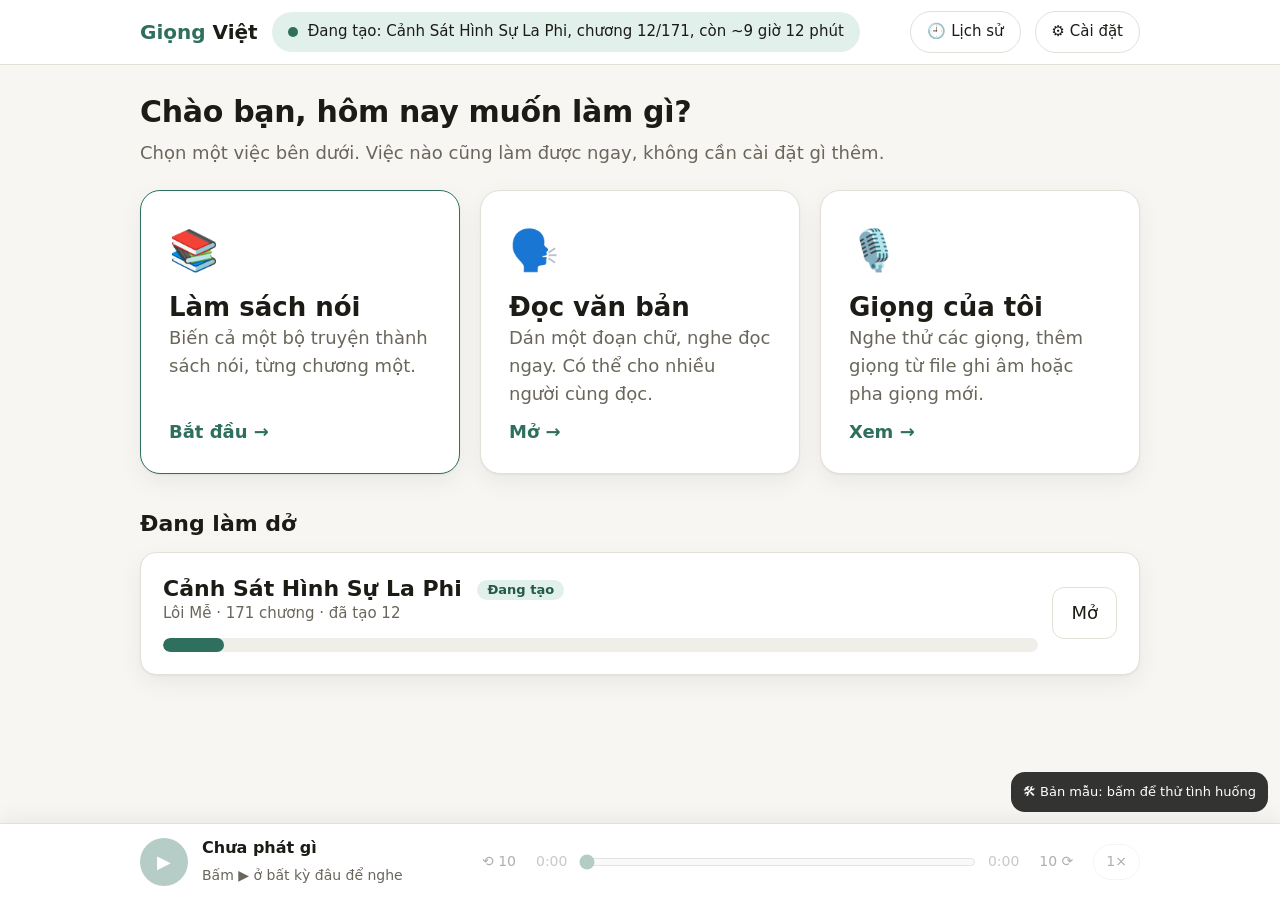
<file: docs/ux/prototype.html>
<!doctype html>
<html lang="vi">
<head>
<meta charset="utf-8" />
<meta name="viewport" content="width=device-width, initial-scale=1" />
<title>Giọng Việt — bản mẫu giao diện (UX-0)</title>
<style>
/* ───── design tokens: đổi bộ màu / cỡ chữ chỉ cần sửa khối này (UX-1 sẽ tách thành static/css/tokens.css) ───── */
:root {
  --bg: #f7f6f3; --surface: #ffffff; --surface-2: #f0eee9; --line: #e3e0d8;
  --text: #1d1b16; --muted: #6a665b;
  --accent: #2f6f5e; --accent-strong: #245a4c; --accent-soft: #e2f0ec; --on-accent: #ffffff;
  --ok: #2f7d4f; --warn: #a86a00; --warn-soft: #fff3d9; --err: #b3372f; --err-soft: #fde8e6;
  --radius: 16px; --radius-sm: 10px;
  --fs: 18px; --fs-sm: 15px; --fs-lg: 22px; --fs-xl: 30px;
  --gap: 20px; --topbar-h: 64px; --player-h: 76px;
  --shadow: 0 1px 2px rgba(0,0,0,.05), 0 8px 24px rgba(0,0,0,.06);
}
@media (prefers-color-scheme: dark) {
  :root {
    --bg: #14161a; --surface: #1d2025; --surface-2: #272b32; --line: #333842;
    --text: #eceae4; --muted: #a29e92;
    --accent: #58b79f; --accent-strong: #75cbb5; --accent-soft: #1f3a33; --on-accent: #0e1a16;
    --ok: #6cc58d; --warn: #e0b04d; --warn-soft: #3a2f14; --err: #ee7b73; --err-soft: #3b1f1d;
    --shadow: 0 1px 2px rgba(0,0,0,.4), 0 8px 24px rgba(0,0,0,.35);
  }
}
* { box-sizing: border-box; }
html { scroll-behavior: smooth; }
body { margin: 0; background: var(--bg); color: var(--text); font: var(--fs)/1.55 system-ui, -apple-system, "Segoe UI", Roboto, sans-serif;
  padding-bottom: calc(var(--player-h) + 24px); }
button, input, select, textarea { font: inherit; color: inherit; }
h1, h2, h3 { margin: 0; line-height: 1.25; }
h2 { font-size: var(--fs-xl); letter-spacing: -.01em; }
h3 { font-size: var(--fs-lg); }
p { margin: 0 0 12px; }
a { color: var(--accent); }
.muted { color: var(--muted); font-size: var(--fs-sm); }
.hidden { display: none !important; }

/* thanh trên cùng */
.topbar { position: sticky; top: 0; z-index: 20; background: var(--surface); border-bottom: 1px solid var(--line); }
.topbar-in { max-width: 1040px; margin: 0 auto; padding: 0 20px; min-height: var(--topbar-h); display: flex; align-items: center; gap: 14px; flex-wrap: wrap; }
.logo { font-weight: 700; font-size: 20px; cursor: pointer; background: none; border: 0; padding: 0; color: var(--text); }
.logo b { color: var(--accent); }
.spacer { flex: 1; }
.running { display: flex; align-items: center; gap: 10px; background: var(--accent-soft); color: var(--text); border: 0; border-radius: 999px;
  padding: 8px 16px; font-size: var(--fs-sm); cursor: pointer; max-width: 100%; text-align: left; }
.running .dot { width: 10px; height: 10px; border-radius: 50%; background: var(--accent); animation: pulse 1.4s infinite; flex: none; }
@keyframes pulse { 50% { opacity: .3; } }
.iconbtn { background: none; border: 1px solid var(--line); border-radius: 999px; padding: 8px 16px; font-size: var(--fs-sm); cursor: pointer; color: var(--text); }
.iconbtn:hover { background: var(--surface-2); }

.page { max-width: 1040px; margin: 0 auto; padding: 28px 20px 40px; }
.crumb { display: flex; align-items: center; gap: 8px; flex-wrap: wrap; color: var(--muted); font-size: var(--fs-sm); margin-bottom: 14px; }
.crumb a { color: var(--muted); text-decoration: none; cursor: pointer; }
.crumb a:hover { color: var(--accent); text-decoration: underline; }
.pagehead { margin-bottom: 8px; }
.lead { color: var(--muted); margin: 6px 0 24px; }

/* nút */
.btn { border: 1px solid var(--line); background: var(--surface); border-radius: 12px; padding: 11px 18px; cursor: pointer; font-weight: 500; }
.btn:hover { background: var(--surface-2); }
.btn.primary { background: var(--accent); border-color: var(--accent); color: var(--on-accent); font-weight: 600; padding: 14px 26px; font-size: 19px; }
.btn.primary:hover { background: var(--accent-strong); }
.btn.small { padding: 7px 12px; font-size: var(--fs-sm); border-radius: 10px; }
.btn.ghost { border-color: transparent; background: none; color: var(--accent); }
.btn.danger { color: var(--err); }
.btn:disabled { opacity: .5; cursor: not-allowed; }
.play { width: 40px; height: 40px; border-radius: 50%; border: 1px solid var(--line); background: var(--surface); cursor: pointer; flex: none; display: inline-grid; place-items: center; font-size: 14px; color: var(--accent); }
.play:hover { background: var(--accent-soft); }
.row { display: flex; gap: 12px; align-items: center; flex-wrap: wrap; }
.row.end { justify-content: flex-end; }
.stack > * + * { margin-top: var(--gap); }
.card { background: var(--surface); border: 1px solid var(--line); border-radius: var(--radius); padding: 22px; box-shadow: var(--shadow); }
.card.flat { box-shadow: none; }
label.field { display: block; font-weight: 600; margin: 0 0 6px; }
input[type=text], input[type=search], input[type=number], select, textarea {
  width: 100%; border: 1px solid var(--line); background: var(--surface); border-radius: 12px; padding: 12px 14px; }
textarea { resize: vertical; line-height: 1.6; }
input:focus-visible, select:focus-visible, textarea:focus-visible, button:focus-visible { outline: 3px solid var(--accent-soft); outline-offset: 1px; border-color: var(--accent); }
.hint { color: var(--muted); font-size: var(--fs-sm); margin-top: 6px; }
.chips { display: flex; gap: 8px; flex-wrap: wrap; }
.chip { border: 1px solid var(--line); background: var(--surface); border-radius: 999px; padding: 6px 14px; cursor: pointer; font-size: var(--fs-sm); }
.chip.on { background: var(--accent); border-color: var(--accent); color: var(--on-accent); }
.seg { display: inline-flex; border: 1px solid var(--line); border-radius: 12px; overflow: hidden; }
.seg button { border: 0; background: var(--surface); padding: 10px 18px; cursor: pointer; border-right: 1px solid var(--line); }
.seg button:last-child { border-right: 0; }
.seg button.on { background: var(--accent); color: var(--on-accent); font-weight: 600; }
.switch { display: inline-flex; align-items: center; gap: 12px; cursor: pointer; font-weight: 500; user-select: none; }
.switch input { appearance: none; width: 48px; height: 28px; border-radius: 999px; background: var(--line); position: relative; cursor: pointer; transition: .2s; flex: none; margin: 0; }
.switch input::after { content: ""; position: absolute; top: 3px; left: 3px; width: 22px; height: 22px; border-radius: 50%; background: #fff; transition: .2s; }
.switch input:checked { background: var(--accent); }
.switch input:checked::after { left: 23px; }
.check { display: flex; gap: 10px; align-items: flex-start; cursor: pointer; }
.check input { width: 20px; height: 20px; margin-top: 3px; accent-color: var(--accent); flex: none; }
details.adv { border-top: 1px dashed var(--line); margin-top: 22px; padding-top: 14px; }
details.adv > summary { cursor: pointer; color: var(--muted); font-size: var(--fs-sm); list-style: none; }
details.adv > summary::before { content: "▸ "; }
details.adv[open] > summary::before { content: "▾ "; }
details.adv > .adv-body { margin-top: 14px; }
.notice { border-radius: var(--radius-sm); padding: 12px 16px; margin: 10px 0; font-size: var(--fs-sm); }
.notice.warn { background: var(--warn-soft); }
.notice.err { background: var(--err-soft); }
.notice.ok { background: var(--accent-soft); }
.notice summary { cursor: pointer; margin-top: 6px; color: var(--muted); }
.bar { height: 14px; background: var(--surface-2); border-radius: 999px; overflow: hidden; }
.bar > i { display: block; height: 100%; background: var(--accent); border-radius: 999px; transition: width .4s; }
.bar.big { height: 22px; }

/* màn chính */
.bigcards { display: grid; grid-template-columns: repeat(3, 1fr); gap: var(--gap); }
.bigcard { text-align: left; background: var(--surface); border: 1px solid var(--line); border-radius: 20px; padding: 28px; cursor: pointer; box-shadow: var(--shadow);
  display: flex; flex-direction: column; gap: 10px; min-height: 220px; transition: .15s; }
.bigcard:hover { transform: translateY(-2px); border-color: var(--accent); }
.bigcard .emoji { font-size: 40px; }
.bigcard h3 { font-size: 26px; }
.bigcard p { color: var(--muted); margin: 0; }
.bigcard .go { margin-top: auto; color: var(--accent); font-weight: 600; }
.bigcard.main { border-color: var(--accent); }

/* thẻ truyện */
.booklist { display: grid; gap: var(--gap); }
.book { display: grid; grid-template-columns: 1fr auto; gap: 14px; align-items: center; cursor: pointer; }
.book:hover { border-color: var(--accent); }
.book h3 { font-size: 22px; }
.tag { display: inline-block; font-size: 13px; padding: 2px 10px; border-radius: 999px; background: var(--surface-2); color: var(--muted); margin-left: 8px; vertical-align: middle; }
.tag.run { background: var(--accent-soft); color: var(--accent-strong); }
.tag.ok { background: var(--accent-soft); color: var(--ok); }

/* trình hướng dẫn */
.steps { display: flex; gap: 8px; margin: 6px 0 26px; flex-wrap: wrap; }
.step { display: flex; align-items: center; gap: 10px; color: var(--muted); font-size: var(--fs-sm); }
.step .n { width: 30px; height: 30px; border-radius: 50%; border: 2px solid var(--line); display: grid; place-items: center; font-weight: 700; flex: none; }
.step.on { color: var(--text); font-weight: 600; }
.step.on .n { background: var(--accent); border-color: var(--accent); color: var(--on-accent); }
.step.done .n { background: var(--accent-soft); border-color: var(--accent); color: var(--accent); }
.step + .step::before { content: ""; width: 28px; height: 2px; background: var(--line); margin-right: 2px; }
.drop { border: 2px dashed var(--line); border-radius: 20px; padding: 52px 20px; text-align: center; cursor: pointer; background: var(--surface); }
.drop:hover, .drop.over { border-color: var(--accent); background: var(--accent-soft); }
.drop .big { font-size: 22px; font-weight: 600; margin-bottom: 6px; }
.filechip { display: flex; align-items: center; gap: 12px; border: 1px solid var(--line); border-radius: 12px; padding: 10px 14px; background: var(--surface); }
.chlist { border: 1px solid var(--line); border-radius: 14px; overflow: hidden; background: var(--surface); }
.chrow { display: flex; align-items: center; gap: 12px; padding: 12px 16px; border-top: 1px solid var(--line); }
.chrow:first-child { border-top: 0; }
.chrow .name { flex: 1; min-width: 0; }
.chrow .name b { font-weight: 600; }
.chrow .sub { color: var(--muted); font-size: var(--fs-sm); }
.chrow.skip { color: var(--muted); justify-content: center; background: var(--surface-2); font-size: var(--fs-sm); }
.fixpanel { border: 2px solid var(--accent-soft); border-radius: 16px; padding: 20px; margin-top: 18px; background: var(--surface); }
.fixpanel h3 { font-size: 20px; margin-bottom: 6px; }
.fixpanel section + section { margin-top: 22px; padding-top: 18px; border-top: 1px solid var(--line); }
.sample { font-family: ui-monospace, monospace; font-size: 15px; border: 1px solid var(--line); border-radius: 10px; padding: 8px 12px; background: var(--surface-2); cursor: pointer; display: block; width: 100%; text-align: left; margin-top: 6px; }
.sample.on { border-color: var(--accent); background: var(--accent-soft); }
.vgrid { display: grid; grid-template-columns: repeat(auto-fill, minmax(230px, 1fr)); gap: 14px; }
.voice { border: 2px solid var(--line); border-radius: 16px; padding: 16px; background: var(--surface); display: flex; flex-direction: column; gap: 8px; cursor: pointer; text-align: left; }
.voice.sel { border-color: var(--accent); background: var(--accent-soft); }
.voice .top { display: flex; align-items: center; gap: 10px; }
.voice .top b { flex: 1; font-size: 19px; }
.voice .meta { color: var(--muted); font-size: var(--fs-sm); }
.voice .acts { display: flex; gap: 8px; align-items: center; margin-top: 4px; flex-wrap: wrap; }
.fav { background: none; border: 0; font-size: 22px; cursor: pointer; color: var(--muted); padding: 0 4px; }
.fav.on { color: #d9534f; }
.stickyfoot { position: sticky; bottom: calc(var(--player-h) + 8px); background: var(--bg); padding: 14px 0; margin-top: 18px; display: flex; gap: 14px; align-items: center; flex-wrap: wrap; border-top: 1px solid var(--line); z-index: 5; }

/* trang truyện */
.dash { display: grid; gap: var(--gap); }
.dash .big { font-size: 44px; font-weight: 700; letter-spacing: -.02em; line-height: 1.1; }
.tabs { display: flex; gap: 4px; border-bottom: 2px solid var(--line); margin: 28px 0 18px; overflow-x: auto; }
.tabs button { background: none; border: 0; padding: 12px 20px; font-weight: 500; cursor: pointer; color: var(--muted); border-bottom: 3px solid transparent; margin-bottom: -2px; white-space: nowrap; }
.tabs button.on { color: var(--text); border-bottom-color: var(--accent); font-weight: 600; }
.menu { position: relative; display: inline-block; }
.menu > .pop { position: absolute; right: 0; top: calc(100% + 6px); background: var(--surface); border: 1px solid var(--line); border-radius: 14px; box-shadow: var(--shadow); min-width: 280px; z-index: 30; padding: 6px; }
.menu > .pop button { display: block; width: 100%; text-align: left; background: none; border: 0; padding: 12px 14px; border-radius: 10px; cursor: pointer; }
.menu > .pop button:hover { background: var(--surface-2); }
.menu > .pop small { display: block; color: var(--muted); font-size: 14px; }
.kv { display: grid; grid-template-columns: 1fr; gap: 14px; }
.two { display: grid; grid-template-columns: 1fr 1fr; gap: 16px; }
.nameline { display: grid; grid-template-columns: 1fr auto 1fr auto; gap: 10px; align-items: center; margin-bottom: 10px; }

/* đọc văn bản */
.reader { display: grid; gap: var(--gap); }
.reader textarea { min-height: 220px; font-size: 19px; }
.castrow { display: grid; grid-template-columns: 140px 1fr auto; gap: 10px; align-items: center; padding: 10px 0; border-top: 1px solid var(--line); }
.castrow:first-child { border-top: 0; }
.dline { display: grid; grid-template-columns: auto 1fr auto; gap: 12px; padding: 10px 0; border-top: 1px solid var(--line); align-items: center; }
.audiocard { display: flex; gap: 14px; align-items: center; flex-wrap: wrap; }

/* lịch sử + hộp thoại */
.drawer { position: fixed; top: 0; right: 0; bottom: 0; width: min(460px, 100%); background: var(--surface); border-left: 1px solid var(--line); z-index: 40; box-shadow: var(--shadow);
  display: flex; flex-direction: column; transform: translateX(105%); transition: .25s; }
.drawer.open { transform: none; }
.drawer header { padding: 18px 20px; border-bottom: 1px solid var(--line); display: flex; align-items: center; gap: 10px; }
.drawer .body { overflow: auto; padding: 8px 20px 90px; flex: 1; }
.hitem { padding: 14px 0; border-top: 1px solid var(--line); }
.hitem:first-child { border-top: 0; }
.hitem .txt { margin: 4px 0 10px; display: -webkit-box; -webkit-line-clamp: 2; -webkit-box-orient: vertical; overflow: hidden; }
.scrim { position: fixed; inset: 0; background: rgba(0,0,0,.35); z-index: 35; }
.modal { position: fixed; z-index: 50; left: 50%; top: 50%; transform: translate(-50%, -50%); width: min(560px, calc(100% - 24px)); max-height: calc(100% - 24px); overflow: auto;
  background: var(--surface); border-radius: 20px; padding: 26px; box-shadow: var(--shadow); border: 1px solid var(--line); }
.modal h3 { margin-bottom: 16px; }

/* trình phát dính đáy */
.player { position: fixed; left: 0; right: 0; bottom: 0; z-index: 25; background: var(--surface); border-top: 1px solid var(--line); box-shadow: 0 -4px 20px rgba(0,0,0,.06); }
.player-in { max-width: 1040px; margin: 0 auto; padding: 10px 20px; min-height: var(--player-h); display: flex; align-items: center; gap: 14px; }
.player .title { min-width: 0; flex: 0 1 260px; }
.player .title b { display: block; white-space: nowrap; overflow: hidden; text-overflow: ellipsis; font-size: 16px; }
.player .title span { color: var(--muted); font-size: 14px; }
.player .seek { flex: 1; display: flex; align-items: center; gap: 10px; min-width: 0; }
.player input[type=range] { flex: 1; accent-color: var(--accent); min-width: 60px; }
.player .time { font-variant-numeric: tabular-nums; color: var(--muted); font-size: 14px; white-space: nowrap; }
.player .pbtn { width: 48px; height: 48px; border-radius: 50%; border: 0; background: var(--accent); color: var(--on-accent); cursor: pointer; font-size: 18px; flex: none; }
.player .skip { background: none; border: 0; cursor: pointer; font-size: 14px; color: var(--text); padding: 6px; }
.player .spd { border: 1px solid var(--line); background: var(--surface); border-radius: 999px; padding: 6px 12px; cursor: pointer; font-size: 14px; }
.player.idle .seek, .player.idle .skip, .player.idle .spd, .player.idle .pbtn { opacity: .35; pointer-events: none; }

/* bảng điều khiển bản mẫu */
.demo { position: fixed; right: 12px; bottom: calc(var(--player-h) + 12px); z-index: 60; background: #222; color: #fff; border-radius: 14px; padding: 10px 12px; font-size: 13px; max-width: 270px; opacity: .92; }
.demo summary { cursor: pointer; list-style: none; }
.demo button { background: #444; color: #fff; border: 0; border-radius: 8px; padding: 6px 10px; margin: 6px 6px 0 0; cursor: pointer; font-size: 13px; }
.toast { position: fixed; left: 50%; transform: translateX(-50%); bottom: calc(var(--player-h) + 20px); z-index: 70; background: var(--surface); border: 1px solid var(--line); border-left: 6px solid var(--err);
  border-radius: 14px; padding: 16px 20px; box-shadow: var(--shadow); width: min(560px, calc(100% - 24px)); }

/* chỉ dùng khi chụp ảnh toàn trang */
body.shot .topbar, body.shot .player, body.shot .demo, body.shot .stickyfoot { position: static; }
body.shot { padding-bottom: 0; }

@media (max-width: 760px) {
  :root { --fs: 17px; --fs-xl: 26px; }
  .bigcards { grid-template-columns: 1fr; }
  .bigcard { min-height: 0; padding: 22px; flex-direction: row; align-items: center; gap: 16px; }
  .bigcard .go { display: none; }
  .bigcard .emoji { font-size: 34px; }
  .bigcard h3 { font-size: 22px; }
  .two, .nameline { grid-template-columns: 1fr; }
  .castrow { grid-template-columns: 1fr auto; } .castrow b { grid-column: 1 / -1; }
  .chrow { flex-wrap: wrap; } .chrow .name { flex-basis: 100%; }
  .dline { grid-template-columns: auto 1fr; } .dline > span.row { grid-column: 1 / -1; }
  .book { grid-template-columns: 1fr; }
  .player-in { flex-wrap: wrap; gap: 6px 10px; padding: 8px 14px; }
  .player .title { flex-basis: calc(100% - 70px); }
  .player .seek { order: 5; flex-basis: 100%; }
  :root { --player-h: 112px; }
  .dash .big { font-size: 34px; }
  .page { padding: 20px 14px 30px; }
  .topbar-in { padding: 8px 14px; gap: 8px; }
  .running { order: 9; flex-basis: 100%; }
  .demo { bottom: calc(var(--player-h) + 8px); max-width: 200px; }
  .stickyfoot .btn.primary { width: 100%; }
}
</style>
</head>
<body>

<div class="topbar"><div class="topbar-in">
  <button class="logo" data-go="/"><b>Giọng</b> Việt</button>
  <button class="running hidden" id="running" data-go="/sach/truyen/la-phi"><span class="dot"></span><span id="runningText"></span></button>
  <span class="spacer"></span>
  <button class="iconbtn" data-act="openHistory">🕘 Lịch sử</button>
  <button class="iconbtn" data-act="openSettings">⚙ Cài đặt</button>
</div></div>

<main class="page" id="view"></main>

<div class="player idle" id="player"><div class="player-in">
  <button class="pbtn" id="pPlay" aria-label="Phát / tạm dừng">▶</button>
  <div class="title"><b id="pTitle">Chưa phát gì</b><span id="pSub">Bấm ▶ ở bất kỳ đâu để nghe</span></div>
  <button class="skip" id="pBack" aria-label="Lùi 10 giây">⟲ 10</button>
  <div class="seek"><span class="time" id="pCur">0:00</span><input type="range" id="pSeek" min="0" max="100" value="0" aria-label="Tua" /><span class="time" id="pDur">0:00</span></div>
  <button class="skip" id="pFwd" aria-label="Tới 10 giây">10 ⟳</button>
  <button class="spd" id="pSpeed" aria-label="Tốc độ phát">1×</button>
</div></div>

<div class="drawer" id="drawer" aria-hidden="true"></div>
<div class="scrim hidden" id="scrim"></div>
<div id="modalHost"></div>
<div id="toastHost"></div>

<details class="demo"><summary>🛠 Bản mẫu: bấm để thử tình huống</summary>
  <button data-act="demoError">Giả lập lỗi</button>
  <button data-act="demoRunning">Bật/tắt “đang tạo”</button>
  <button data-act="demoStale">Giả lập đổi cài đặt</button>
  <div style="margin-top:8px;opacity:.7">Chỉ là bản mẫu: dữ liệu giả, không có âm thanh thật.</div>
</details>

<script>
"use strict";
/* ───────────── dữ liệu giả ───────────── */
const VOICES = [
  { id: "hd", name: "Hải Đăng", gender: "Nam", region: "Bắc", kind: "máy", note: "Trầm ấm, hợp kể truyện", fav: true, mine: false },
  { id: "tl", name: "Trúc Ly", gender: "Nữ", region: "Nam", kind: "máy", note: "Nhẹ nhàng, rõ chữ", fav: true, mine: false },
  { id: "ad", name: "Adam", gender: "Nam", region: "Nam", kind: "máy", note: "Vui, hợp truyện hài", fav: false, mine: false },
  { id: "hm", name: "Hoài My", gender: "Nữ", region: "Bắc", kind: "online", note: "Nhanh, cần có mạng", fav: false, mine: false },
  { id: "nm", name: "Nam Minh", gender: "Nam", region: "Bắc", kind: "online", note: "Nhanh, cần có mạng", fav: false, mine: false },
  { id: "me", name: "Giọng của mẹ", gender: "Nữ", region: "Trung", kind: "máy", note: "Tôi ghi âm ngày 12/10", fav: true, mine: true },
  { id: "mx", name: "Hải Đăng × Trúc Ly", gender: "Nam", region: "", kind: "máy", note: "Pha: 60% Hải Đăng, 40% Trúc Ly", fav: false, mine: true, mix: true },
];
const kindLabel = (k) => k === "online" ? "Giọng online" : "Giọng trên máy";
const BOOKS = {
  "la-phi": { id: "la-phi", title: "Cảnh Sát Hình Sự La Phi", author: "Lôi Mễ", chapters: 171, done: 12, running: true, hours: 9.2, voice: "hd" },
  "dau-pha": { id: "dau-pha", title: "Đấu Phá Thương Khung", author: "Thiên Tàm Thổ Đậu", chapters: 24, done: 24, running: false, hours: 0, voice: "tl" },
};
const state = {
  running: true, paused: false, stale: false,
  wiz: { step: 1, file: false, title: "Cảnh Sát Hình Sự La Phi", checked: false, fix: false, voice: "hd", dlg: false, trial5: true, trialDone: false, sample: 0, tpl: 0 },
  read: { multi: false, mode: "máy", speed: 1, voice: "hd", done: false },
  lib: { q: "", f: "all" }, bookTab: "chuong", chFilter: "all", histOpen: false,
};
const esc = (s) => String(s).replace(/[&<>"]/g, (c) => ({ "&": "&amp;", "<": "&lt;", ">": "&gt;", '"': "&quot;" }[c]));
const $ = (s, r = document) => r.querySelector(s);
const voiceName = (id) => (VOICES.find((v) => v.id === id) || {}).name || "";

/* ───────────── trình phát giả ───────────── */
const P = { on: false, t: 0, dur: 60, speed: 1, timer: null };
const fmt = (s) => `${Math.floor(s / 60)}:${String(Math.floor(s % 60)).padStart(2, "0")}`;
function playerShow() {
  $("#player").classList.remove("idle");
  $("#pPlay").textContent = P.on ? "❚❚" : "▶";
  $("#pCur").textContent = fmt(P.t); $("#pDur").textContent = fmt(P.dur);
  $("#pSeek").max = P.dur; $("#pSeek").value = P.t; $("#pSpeed").textContent = P.speed + "×";
}
function play(title, sub, dur = 60) {
  P.on = true; P.t = 0; P.dur = dur; $("#pTitle").textContent = title; $("#pSub").textContent = sub; playerShow();
  clearInterval(P.timer);
  P.timer = setInterval(() => { if (!P.on) return; P.t = Math.min(P.dur, P.t + 0.25 * P.speed); if (P.t >= P.dur) P.on = false; playerShow(); }, 250);
}
$("#pPlay").onclick = () => { P.on = !P.on; if (P.on && P.t >= P.dur) P.t = 0; playerShow(); };
$("#pBack").onclick = () => { P.t = Math.max(0, P.t - 10); playerShow(); };
$("#pFwd").onclick = () => { P.t = Math.min(P.dur, P.t + 10); playerShow(); };
$("#pSeek").oninput = (e) => { P.t = +e.target.value; playerShow(); };
$("#pSpeed").onclick = () => { const o = [1, 1.25, 1.5, 2]; P.speed = o[(o.indexOf(P.speed) + 1) % o.length]; playerShow(); };

/* ───────────── điều hướng ───────────── */
const route = () => location.hash.replace(/^#/, "") || "/";
const go = (p) => { location.hash = p; };
window.addEventListener("hashchange", render);

function runningBar() {
  const b = BOOKS["la-phi"], el = $("#running");
  el.classList.toggle("hidden", !state.running);
  if (state.running) {
    const left = state.paused ? "đang tạm dừng" : `còn ~${Math.floor(b.hours)} giờ ${Math.round((b.hours % 1) * 60)} phút`;
    $("#runningText").textContent = `Đang tạo: ${b.title}, chương ${b.done}/${b.chapters}, ${left}`;
  }
}

function render() {
  const r = route(); runningBar();
  const v = $("#view");
  let html;
  if (r === "/") html = home();
  else if (r === "/sach") html = bookList();
  else if (r.startsWith("/sach/them")) html = wizard();
  else if (r.startsWith("/sach/truyen/")) html = dashboard(BOOKS[r.split("/")[3]] || BOOKS["la-phi"]);
  else if (r === "/doc") html = reader();
  else if (r === "/giong") html = voices();
  else html = home();
  v.innerHTML = html;
  if (render.last !== r) window.scrollTo(0, 0); // chỉ cuộn lên đầu khi đổi trang, không khi cập nhật tại chỗ
  render.last = r;
}

/* ───────────── màn chính ───────────── */
function home() {
  return `
  <div class="pagehead"><h2>Chào bạn, hôm nay muốn làm gì?</h2></div>
  <p class="lead">Chọn một việc bên dưới. Việc nào cũng làm được ngay, không cần cài đặt gì thêm.</p>
  <div class="bigcards">
    <button class="bigcard main" data-go="/sach"><span class="emoji">📚</span><div><h3>Làm sách nói</h3><p>Biến cả một bộ truyện thành sách nói, từng chương một.</p></div><span class="go">Bắt đầu →</span></button>
    <button class="bigcard" data-go="/doc"><span class="emoji">🗣️</span><div><h3>Đọc văn bản</h3><p>Dán một đoạn chữ, nghe đọc ngay. Có thể cho nhiều người cùng đọc.</p></div><span class="go">Mở →</span></button>
    <button class="bigcard" data-go="/giong"><span class="emoji">🎙️</span><div><h3>Giọng của tôi</h3><p>Nghe thử các giọng, thêm giọng từ file ghi âm hoặc pha giọng mới.</p></div><span class="go">Xem →</span></button>
  </div>
  <h3 style="margin:36px 0 14px">Đang làm dở</h3>
  <div class="booklist">${bookCard(BOOKS["la-phi"])}</div>`;
}

/* ───────────── làm sách nói: danh sách ───────────── */
function bookCard(b) {
  const pct = Math.round((b.done / b.chapters) * 100);
  const status = b.running ? `<span class="tag run">${state.paused ? "Đang tạm dừng" : "Đang tạo"}</span>` : b.done === b.chapters ? `<span class="tag ok">Đã xong</span>` : "";
  return `<div class="card book" data-go="/sach/truyen/${b.id}">
    <div><h3>${esc(b.title)} ${status}</h3>
      <div class="muted">${esc(b.author)} · ${b.chapters} chương · đã tạo ${b.done}</div>
      <div class="bar" style="margin-top:12px"><i style="width:${pct}%"></i></div></div>
    <button class="btn">Mở</button></div>`;
}
function bookList() {
  return `
  <div class="crumb"><a data-go="/">Trang chính</a> › <span>Làm sách nói</span></div>
  <div class="row" style="justify-content:space-between;margin-bottom:8px"><h2>Sách nói của bạn</h2>
    <button class="btn primary" data-act="newBook">＋ Thêm truyện</button></div>
  <p class="lead">Thêm file truyện, chọn giọng, rồi để máy tạo từng chương.</p>
  <div class="booklist">${bookCard(BOOKS["la-phi"])}${bookCard(BOOKS["dau-pha"])}</div>`;
}

/* ───────────── trình hướng dẫn thêm truyện ───────────── */
function stepper(n) {
  const names = ["Chọn file", "Kiểm tra", "Chọn giọng và nghe thử"];
  return `<div class="steps">${names.map((t, i) => `<div class="step ${i + 1 === n ? "on" : i + 1 < n ? "done" : ""}"><span class="n">${i + 1 < n ? "✓" : i + 1}</span>${t}</div>`).join("")}</div>`;
}
function wizard() {
  const w = state.wiz;
  const crumb = `<div class="crumb"><a data-go="/">Trang chính</a> › <a data-go="/sach">Làm sách nói</a> › <span>Thêm truyện</span></div>`;
  if (w.step === 1) return crumb + `<h2>Thêm truyện</h2>` + `<p class="lead" style="margin-bottom:12px">Bước 1 — chọn file truyện của bạn.</p>` + stepper(1) + `
    <div class="drop" data-act="pickFile"><div class="big">Kéo file vào đây, hoặc bấm để chọn</div>
      <div class="muted">Nhận file .txt, .epub, .html hoặc một file .zip chứa nhiều file</div></div>
    <p class="hint" style="margin-top:14px">💡 Tool sẽ tự chia truyện thành từng chương để bạn nghe và tạo từng phần.</p>
    ${w.file ? `<div class="stack" style="margin-top:18px">
      <div class="filechip"><span>🗂️</span><div style="flex:1"><b>la-phi-chuong-1-171.zip</b><div class="muted">171 file chương · 38 MB</div></div><button class="btn small" data-act="clearFile">Bỏ</button></div>
      <div><label class="field" for="wTitle">Tên truyện</label><input type="text" id="wTitle" value="${esc(w.title)}" /><div class="hint">Tool đã đọc tên này từ file. Bạn có thể sửa.</div></div>
      <div class="row end"><button class="btn primary" data-act="wizNext">Tiếp tục →</button></div></div>` : ""}`;
  if (w.step === 2) return crumb + `<h2>Kiểm tra</h2><p class="lead" style="margin-bottom:12px">Bước 2 — xem tool chia truyện có đúng ý bạn không.</p>` + stepper(2) + `
    <div class="card"><h3 style="font-size:26px">Tìm thấy 171 chương</h3>
      <p class="muted">Tổng cộng khoảng 640.000 chữ, nghe hết khoảng 41 giờ.</p>
      <div class="chlist">
        ${[["1", "Bức tranh tức giận (1)"], ["2", "Bức tranh tức giận (2)"], ["3", "Người lạ trong đêm"]].map(([n, t]) => `<div class="chrow"><div class="name"><b>Chương ${n}</b> · ${t}<div class="sub">${n === "3" ? "2.940" : "3.200"} chữ</div></div><button class="play" data-play="Chương ${n}: ${t}|Xem trước|40" aria-label="Nghe thử">▶</button></div>`).join("")}
        <div class="chrow skip">… 166 chương nữa · <a data-act="showAll" style="cursor:pointer;margin-left:4px">Xem tất cả</a></div>
        <div class="chrow"><div class="name"><b>Chương 171</b> · Kết thúc<div class="sub">4.012 chữ</div></div></div>
      </div>
      <div class="notice warn">⚠ <b>Thiếu chương 3 và 57.</b> Trong các file bạn chọn không có hai chương này. Bạn có thể thêm file rồi kiểm tra lại, hoặc bỏ qua.</div>
      <div class="notice warn">⚠ <b>Chương 88 rất ngắn</b> (120 chữ). Có thể đó là trang quảng cáo.</div>
      <div class="notice warn">⚠ <b>2 từ bị che bằng dấu sao</b> mà tool chưa biết: <b>zz*zz</b>, <b>q*t</b>.
        <div class="row" style="margin-top:8px"><input type="text" placeholder="Từ đúng là…" style="max-width:200px" /><button class="btn small" data-act="toast" data-msg="Đã lưu. Tool sẽ nhớ từ này cho các truyện sau.">Lưu</button></div></div>
      <p class="muted" style="margin-top:14px">Không có lỗi nào nghiêm trọng. Nếu các chương và tiêu đề ở trên trông đúng, bạn có thể đi tiếp.</p>
      <div class="row" style="margin-top:6px"><button class="btn primary" data-act="wizNext">Đúng rồi, tiếp tục</button><button class="btn" data-act="toggleFix">Có chỗ sai</button></div>
      ${w.fix ? fixPanel() : ""}
    </div>
    <div class="row" style="margin-top:16px"><button class="btn ghost" data-act="wizBack">← Quay lại</button></div>`;
  return crumb + `<h2>Chọn giọng và nghe thử</h2><p class="lead" style="margin-bottom:12px">Bước 3 — chọn người sẽ đọc truyện cho bạn.</p>` + stepper(3) + `
    <div class="vgrid">${VOICES.filter((v) => !v.mix).map((v) => `
      <div class="voice ${w.voice === v.id ? "sel" : ""}" data-act="pickVoice" data-id="${v.id}">
        <div class="top"><b>${esc(v.name)}</b><button class="play" data-play="${esc(v.name)}|Nghe thử giọng|8" aria-label="Nghe thử">▶</button></div>
        <div class="meta">${v.gender} · ${kindLabel(v.kind)}</div><div class="meta">${esc(v.note)}</div>
        ${w.voice === v.id ? `<div style="color:var(--accent);font-weight:600">✓ Đang chọn</div>` : ""}</div>`).join("")}</div>
    <div class="card flat" style="margin-top:22px"><h3 style="font-size:20px;margin-bottom:6px">Nghe thử 1 phút đầu chương 1</h3>
      <p class="muted">Nghe trước xem giọng này đọc truyện của bạn có ưng không. Chưa tạo gì cả.</p>
      <button class="btn" data-act="trial">▶ Nghe thử bằng giọng ${esc(voiceName(w.voice))}</button>
      ${w.sample ? `<div class="bar" style="margin-top:12px"><i style="width:${w.sample}%"></i></div><div class="hint">${w.sample < 100 ? "Đang chuẩn bị bản nghe thử… khoảng 30 giây" : "Xong! Bạn đang nghe ở thanh phát bên dưới."}</div>` : ""}</div>
    <div class="card flat" style="margin-top:16px"><label class="switch"><input type="checkbox" data-act="toggleDlg" ${w.dlg ? "checked" : ""} /> Lời thoại đọc bằng giọng khác</label>
      <p class="hint">Lời nhân vật (trong dấu ngoặc kép hoặc sau gạch đầu dòng) sẽ do một người khác đọc, phần dẫn vẫn do người kể đọc.</p>
      ${w.dlg ? `<select style="max-width:300px">${VOICES.filter((v) => !v.mix).map((v) => `<option ${v.id === "tl" ? "selected" : ""}>${esc(v.name)} — ${kindLabel(v.kind)}</option>`).join("")}</select>` : ""}</div>
    <div class="stickyfoot"><button class="btn primary" data-act="startBook">Bắt đầu tạo sách nói</button>
      <label class="check"><input type="checkbox" data-act="toggleTrial5" ${w.trial5 ? "checked" : ""} /><span><b>Tạo thử 5 chương trước</b> (nên chọn)<br><span class="muted">Truyện có hơn 20 chương nên bạn nghe thử trước, ưng rồi mới tạo tiếp.</span></span></label></div>
    <details class="adv"><summary>Nâng cao</summary><div class="adv-body two">
      <div><label class="field">Tốc độ đọc</label><select><option>Bình thường</option><option>Nhanh hơn (2×)</option><option>Rất nhanh (3×)</option></select></div>
      <div><label class="field">Nghỉ giữa các đoạn văn</label><select><option>0,6 giây</option><option>0,3 giây</option><option>1 giây</option></select></div>
      <label class="check"><input type="checkbox" checked /><span>Đọc tên chương ở đầu mỗi chương</span></label>
      <label class="check"><input type="checkbox" checked /><span>Giữ máy không đi ngủ khi đang tạo</span></label></div></details>
    <div class="row" style="margin-top:16px"><button class="btn ghost" data-act="wizBack">← Quay lại</button></div>`;
}
function fixPanel() {
  const w = state.wiz;
  return `<div class="fixpanel"><h3>Chỗ nào chưa đúng? Chọn cách sửa</h3><p class="muted">Bạn chỉ cần sửa phần nào thấy sai.</p>
    <section><b>Tool chia chương chưa đúng chỗ</b><p class="muted" style="margin:4px 0 8px">Bấm vào dòng nào giống một tiêu đề chương, tool sẽ tìm các dòng giống vậy.</p>
      ${["Chương 5: Gặp gỡ", "CHƯƠNG 5 — GẶP GỠ", "Hồi 5. Gặp gỡ", "5. Gặp gỡ"].map((s, i) => `<button class="sample ${w.tpl === i ? "on" : ""}" data-act="pickTpl" data-i="${i}">${s}</button>`).join("")}
      <div class="hint">Với mẫu đang chọn tool tìm thấy <b>${[171, 171, 0, 12][w.tpl]} chương</b>.</div></section>
    <section><b>Gộp hoặc tách chương</b><p class="muted" style="margin:4px 0 8px">Ví dụ chương 88 quá ngắn nên gộp vào chương 89.</p>
      <div class="chlist"><div class="chrow"><div class="name"><b>Chương 88</b> <span class="sub">120 chữ</span></div><button class="btn small" data-act="toast" data-msg="Đã gộp chương 88 vào chương 89.">Gộp với chương sau</button><button class="btn small" data-act="toast" data-msg="Chọn đoạn văn muốn tách ở đây (bản thật).">Tách…</button></div></div></section>
    <section><b>Dọn văn bản</b><p class="muted" style="margin:4px 0 8px">Tool tự dọn những thứ sau. Bỏ chọn nếu bạn không muốn.</p>
      <div class="stack" style="--gap:10px">${[["Bỏ dòng có đường link và tên trang web", "2 dòng"], ["Khôi phục chữ bị che bằng dấu sao (vd. h*m m**n)", "7 chỗ"], ["Ghép số bị tách (2. 513 thành 2.513)", "3 chỗ"], ["Bỏ dòng trống thừa", "23 dòng"], ["Chuẩn hoá dấu ngoặc kép và dấu ba chấm", "21 dòng"]].map(([t, n]) => `<label class="check"><input type="checkbox" checked /><span>${t} <span class="muted">· ảnh hưởng ${n}</span> <a data-act="toast" data-msg="Hiện danh sách các dòng bị ảnh hưởng, mỗi dòng có nút “Giữ nguyên dòng này” (bản thật)." style="cursor:pointer;font-size:14px">xem</a></span></label>`).join("")}</div></section>
    <details class="adv"><summary>Nâng cao</summary><div class="adv-body"><label class="field">Mẫu tiêu đề chương (regex)</label><input type="text" value="^\\s*(?:Chương|Hồi)\\s+\\d+" /><label class="field" style="margin-top:12px">Khung chương trong trang web (selector)</label><input type="text" value="#chapter-c" /><div class="hint">Chỉ cần khi file là trang web đã lưu và tool không tìm thấy nội dung.</div></div></details></div>`;
}

/* ───────────── trang truyện (bảng điều khiển) ───────────── */
function dashboard(b) {
  const isRun = b.id === "la-phi";
  const pct = Math.round((b.done / b.chapters) * 100);
  const head = `<div class="crumb"><a data-go="/">Trang chính</a> › <a data-go="/sach">Làm sách nói</a> › <span>${esc(b.title)}</span></div>`;
  const staleBanner = state.stale && isRun ? `<div class="notice warn" style="margin:0">⚠ <b>Cần tạo lại 12 chương</b> — bạn đã đổi cài đặt (đổi giọng kể) nên các chương đã tạo chưa theo cài đặt mới. <button class="btn small" data-act="toast" data-msg="Đã xếp 12 chương vào hàng tạo lại.">Tạo lại các chương này</button></div>` : "";
  const top = `<div class="card dash">
    <div><h2>${esc(b.title)}</h2><div class="muted">${esc(b.author)} · giọng ${esc(voiceName(b.voice))}</div></div>
    ${isRun ? `<div><div class="big">${b.done} <span style="font-size:24px;color:var(--muted);font-weight:500">trên ${b.chapters} chương</span></div>
        <div class="bar big" style="margin:14px 0 8px"><i style="width:${pct}%"></i></div>
        <div class="muted">${state.paused ? "Đang tạm dừng. Bấm “Tiếp tục” để tạo tiếp." : `Còn khoảng <b>${Math.floor(b.hours)} giờ ${Math.round((b.hours % 1) * 60)} phút</b>. Bạn có thể để máy chạy qua đêm, tool sẽ báo khi xong.`}</div></div>
      <div class="row"><button class="btn primary" data-act="togglePause">${state.paused ? "▶ Tiếp tục" : "❚❚ Tạm dừng"}</button>
        ${dlMenu()}<button class="btn danger" data-act="toast" data-msg="Đã dừng việc đang tạo. Các phần đã tạo vẫn được giữ.">Dừng hẳn</button></div>`
      : `<div><div class="big">Đã xong ${b.chapters} chương 🎉</div><div class="muted">Bạn có thể nghe lại từng chương hoặc tải về.</div></div>
      <div class="row">${dlMenu(true)}<button class="btn" data-act="toast" data-msg="Mở từng chương để chỉnh (bản thật).">Chỉnh sửa</button></div>`}
  </div>`;
  const tabs = `<div class="tabs" role="tablist">${[["chuong", "Các chương"], ["ten", "Cách đọc tên riêng"], ["caidat", "Cài đặt"]].map(([k, t]) => `<button class="${state.bookTab === k ? "on" : ""}" data-act="bookTab" data-k="${k}">${t}</button>`).join("")}</div>`;
  return head + `<div class="stack">${staleBanner}${top}</div>` + tabs + (state.bookTab === "chuong" ? chapTab(isRun) : state.bookTab === "ten" ? namesTab() : settingsTab());
}
function dlMenu(primary) {
  return `<span class="menu"><button class="btn ${primary ? "primary" : ""}" data-act="menu" data-m="dl">⬇ Tải về ▾</button>
    <div class="pop hidden" id="m-dl"><button data-act="toast" data-msg="Đang gói các chương thành file zip…"><b>Từng chương (MP3)</b><small>Một file zip, mỗi chương một file</small></button>
      <button data-act="toast" data-msg="Đang ghép thành một file có mục lục…"><b>Một file có mục lục</b><small>Nghe liền mạch, bấm nhảy tới chương bất kỳ (.m4b)</small></button>
      <button data-act="toast" data-msg="Chọn khoảng chương cần tải (bản thật)."><b>Chỉ một số chương…</b><small>Ví dụ chương 1 đến 20</small></button></div></span>`;
}
function chapTab(isRun) {
  const f = state.chFilter, total = isRun ? 171 : 24;
  const rows = [];
  const mk = (n, st) => ({ n, st });
  for (let n = 1; n <= 8; n++) rows.push(mk(n, n <= 6 ? "done" : n === 7 ? "stale" : "done"));
  if (isRun) { rows.push(mk(12, "run")); rows.push(mk(13, "wait")); rows.push(mk(14, "wait")); }
  const titles = ["Bức tranh tức giận (1)", "Bức tranh tức giận (2)", "Người lạ trong đêm", "Vụ án ở khu nhà cũ", "Dấu vết trên tuyết", "Chiếc điện thoại", "Cuộc gặp lúc nửa đêm", "Bóng người trong sương", "", "", "", "Lời khai đầu tiên", "Hiện trường thứ hai", "Người chứng kiến"];
  const stLabel = { done: "Đã xong", stale: "Cần tạo lại (bạn đã đổi cài đặt)", run: "Đang tạo… 60%", wait: "Đang chờ" };
  const shown = rows.filter((r) => f === "all" || (f === "done" && r.st === "done") || (f === "wait" && (r.st === "wait" || r.st === "run")) || (f === "stale" && r.st === "stale"));
  return `<div class="chips" style="margin-bottom:14px">${[["all", "Tất cả"], ["done", "Đã xong"], ["wait", "Đang chờ"], ["stale", "Cần tạo lại"]].map(([k, t]) => `<button class="chip ${f === k ? "on" : ""}" data-act="chFilter" data-k="${k}">${t}</button>`).join("")}</div>
    <div class="chlist">${shown.map((r) => `<div class="chrow"><div class="name"><b>Chương ${r.n}</b> · ${esc(titles[r.n - 1] || "…")}<div class="sub" style="${r.st === "stale" ? "color:var(--warn)" : ""}">${stLabel[r.st]}</div></div>
      ${r.st === "done" || r.st === "stale" ? `<button class="play" data-play="Chương ${r.n}: ${esc(titles[r.n - 1])}|${esc(BOOKS["la-phi"].title)}|180" aria-label="Nghe">▶</button><span class="menu"><button class="btn small" data-act="menu" data-m="c${r.n}">⋯</button>
        <div class="pop hidden" id="m-c${r.n}"><button data-act="toast" data-msg="Đã xếp chương ${r.n} vào hàng tạo lại.">Tạo lại chương này</button><button data-act="toast" data-msg="Hiện văn bản chương đã dọn sạch (bản thật).">Xem chữ của chương</button><button data-act="toast" data-msg="Đang tải chương ${r.n}…">Tải chương này (MP3)</button></div></span>` : r.st === "run" ? `<div style="width:120px"><div class="bar"><i style="width:60%"></i></div></div>` : `<button class="btn small" data-act="toast" data-msg="Chương ${r.n} sẽ được tạo trước.">Tạo trước</button>`}</div>`).join("")}
      <div class="chrow skip">… còn ${total - shown.length} chương nữa</div></div>
    <p class="hint">Mỗi chương có nút ▶ để nghe đoạn đầu ngay trong lúc đang tạo các chương khác.</p>`;
}
function namesTab() {
  return `<div class="card flat"><h3 style="font-size:20px">Cách đọc tên riêng</h3><p class="muted">Nếu tool đọc sai một tên (ví dụ “Tiêu Viêm”), thêm vào đây để tool đọc đúng ở mọi chương. Sau khi sửa, các chương đã tạo sẽ được đánh dấu “cần tạo lại”.</p>
    <div class="chlist">${[["Tiêu Viêm", "đọc là", "Tiêu Diễm"], ["Đấu Khí", "dừng một nhịp trước khi đọc", ""], ["Vân Lam Tông", "đọc bình thường, dừng một nhịp sau", ""]].map(([a, b, c]) => `<div class="chrow"><div class="name"><b>${a}</b> <span class="muted">— ${b} ${c ? `“${c}”` : ""}</span></div><button class="play" data-play="${a}|Nghe thử cách đọc|4" aria-label="Nghe">▶</button><button class="btn small" data-act="toast" data-msg="Mở ô sửa cách đọc (bản thật).">Sửa</button></div>`).join("")}</div>
    <div class="row" style="margin-top:12px"><button class="btn" data-act="toast" data-msg="Mở ô thêm một tên (bản thật).">＋ Thêm tên</button></div></div>
    <div class="card flat" style="margin-top:16px"><h3 style="font-size:20px">Tìm tên riêng trong truyện</h3><p class="muted">Tool tìm các tên xuất hiện nhiều lần để bạn nghe thử và thêm nhanh.</p>
      <button class="btn primary" data-act="scan">Tìm tên riêng</button>
      <div id="scanOut" class="chlist hidden" style="margin-top:14px">${[["Tiêu Viêm", 412, ""], ["Viêm", 120, "child"], ["Vân Lam Tông", 188, ""], ["Dược Lão", 96, ""]].map(([a, n, c]) => `<div class="chrow" ${c ? 'style="margin-left:26px;background:var(--surface-2)"' : ""}><div class="name"><b>${a}</b> <span class="muted">· ${n} lần${c ? " · một phần của “Tiêu Viêm”" : ""}</span><div class="sub">“Hắn nhìn ${a} rồi cười.”</div></div><button class="play" data-play="${a}|Nghe thử câu ví dụ|4" aria-label="Nghe">▶</button><button class="btn small" data-act="toast" data-msg="Đã thêm “${a}” vào cách đọc tên riêng.">＋ Thêm</button></div>`).join("")}</div></div>`;
}
function settingsTab() {
  return `<div class="card flat stack"><div class="two"><div><label class="field">Tên truyện</label><input type="text" value="Cảnh Sát Hình Sự La Phi" /></div><div><label class="field">Tác giả</label><input type="text" value="Lôi Mễ" /></div></div>
    <div><label class="field">Giọng kể</label><select><option>Hải Đăng — Giọng trên máy</option><option>Trúc Ly — Giọng trên máy</option><option>Hoài My — Giọng online</option></select></div>
    <label class="switch"><input type="checkbox" /> Lời thoại đọc bằng giọng khác</label>
    <label class="check"><input type="checkbox" checked /><span>Đọc tên chương ở đầu mỗi chương</span></label>
    <div class="row"><button class="btn primary" data-act="toast" data-msg="Đã lưu. 12 chương cần tạo lại để theo cài đặt mới." data-stale="1">Lưu cài đặt</button></div>
    <details class="adv"><summary>Nâng cao</summary><div class="adv-body stack">
      <div class="two"><div><label class="field">Nghỉ giữa các đoạn văn (giây)</label><input type="number" value="0.6" step="0.1" /></div><div><label class="field">Nghỉ sau tên chương (giây)</label><input type="number" value="1.2" step="0.1" /></div></div>
      <div><b>Chia chương lại / Dọn văn bản</b><p class="muted">Mở lại trình kiểm tra như lúc thêm truyện. Việc này sẽ làm các chương đã tạo phải tạo lại.</p><button class="btn" data-act="toast" data-msg="Mở lại bước Kiểm tra (bản thật).">Mở trình kiểm tra</button></div>
      <div><b>Dung lượng đang dùng: 3,2 GB</b><p class="muted">Có thể giải phóng 2,1 GB từ các chương đã tải về (vẫn giữ file MP3 đã tải).</p><button class="btn" data-act="confirmFree">Giải phóng chỗ trống</button></div>
      <div><b>Quy tắc dọn riêng</b><p class="muted">Dành cho người rành: thay một mẫu chữ bằng chữ khác (regex).</p><button class="btn" data-act="toast" data-msg="Mở bảng quy tắc riêng (bản thật).">Quản lý quy tắc riêng</button></div>
      <div><b>Cách đọc tên riêng dùng chung cho mọi truyện</b><button class="btn" data-act="toast" data-msg="Mở bảng tên dùng chung (bản thật).">Mở</button></div>
    </div></details></div>`;
}

/* ───────────── đọc văn bản ───────────── */
function reader() {
  const r = state.read;
  const script = `[Lan]: Chào anh, hôm nay anh khoẻ không?\n[Minh]: Anh khoẻ, cảm ơn em.\n\n[Lan]: Vậy thì tốt quá, mình đi dạo nhé.`;
  const single = `Xin chào! Đây là công cụ chuyển văn bản thành giọng nói tiếng Việt.`;
  return `<div class="crumb"><a data-go="/">Trang chính</a> › <span>Đọc văn bản</span></div>
  <div class="row" style="justify-content:space-between"><h2>Đọc văn bản</h2><label class="switch"><input type="checkbox" data-act="toggleMulti" ${r.multi ? "checked" : ""} /> Nhiều người đọc</label></div>
  <p class="lead">${r.multi ? "Viết lời của từng người theo dạng [Tên]: lời nói. Rồi chọn giọng cho mỗi người." : "Dán hoặc gõ văn bản vào ô bên dưới, rồi bấm Đọc."}</p>
  <div class="reader">
    <div><textarea id="rText" spellcheck="false" aria-label="${r.multi ? "Kịch bản" : "Văn bản cần đọc"}">${r.multi ? script : single}</textarea>
      <div class="row" style="margin-top:8px;justify-content:space-between"><span class="muted">${r.multi ? "Mỗi người một dòng. Dòng trống để nghỉ lâu hơn." : "Gõ Ctrl + Enter để đọc nhanh."}</span>
        <details class="adv" style="border:0;margin:0;padding:0"><summary>Thêm cảm xúc, chỗ nghỉ</summary><div class="adv-body chips"><button class="chip">Nghỉ 1 giây</button><button class="chip">Xuống đoạn</button><button class="chip">[cười]</button><button class="chip">[thở dài]</button></div></details></div></div>
    ${r.multi ? `<div class="card flat"><h3 style="font-size:20px;margin-bottom:6px">Ai đọc giọng nào?</h3>
        ${["Lan", "Minh"].map((n, i) => `<div class="castrow"><b>${n}</b><select>${VOICES.filter((v) => !v.mix).map((v) => `<option ${(i ? "nm" : "tl") === v.id ? "selected" : ""}>${esc(v.name)} — ${kindLabel(v.kind)}</option>`).join("")}</select><button class="play" data-play="${n}|Nghe thử giọng|5" aria-label="Nghe thử">▶</button></div>`).join("")}
        <div class="hint">Tool tự tìm các tên trong kịch bản. Gõ thêm một [Tên] mới thì sẽ có thêm một dòng ở đây.</div></div>`
      : `<div class="card flat"><div class="two"><div><label class="field">Giọng đọc</label><div class="seg" style="margin-bottom:10px">${["máy", "online"].map((k) => `<button class="${r.mode === k ? "on" : ""}" data-act="readMode" data-k="${k}">${kindLabel(k)}</button>`).join("")}</div>
          <div class="row" style="flex-wrap:nowrap"><select style="flex:1">${VOICES.filter((v) => v.kind === r.mode && !v.mix).map((v) => `<option>${(v.fav ? "♥ " : "") + esc(v.name)}</option>`).join("")}</select><button class="play" data-play="Nghe thử giọng|Giọng đã chọn|5" aria-label="Nghe thử">▶</button></div>
          <div class="hint">${r.mode === "online" ? "Đọc nhanh nhưng cần có mạng." : "Tự nhiên hơn. Lần đầu dùng có thể phải chờ tải thêm vài phút."}</div></div>
        <div><label class="field">Đọc nhanh hay chậm?</label><div class="seg">${[["Chậm", 0.8], ["Vừa", 1], ["Nhanh", 1.3]].map(([t, v]) => `<button class="${r.speed === v ? "on" : ""}" data-act="readSpeed" data-v="${v}">${t}</button>`).join("")}</div></div></div></div>`}
    <div class="row"><button class="btn primary" data-act="readGo">${r.multi ? "Tạo audio" : "Đọc"}</button></div>
    ${r.done ? readResult(r.multi) : ""}
    <details class="adv"><summary>Nâng cao</summary><div class="adv-body stack">
      ${r.multi ? `<div class="two"><div><label class="field">Nghỉ giữa các câu thoại (mili-giây)</label><input type="number" value="350" /></div><div><label class="field">Nghỉ giữa các đoạn (mili-giây)</label><input type="number" value="800" /></div></div>
        <div class="row"><select style="max-width:260px"><option>— Dự án đã lưu —</option><option>Kịch bản chương 3</option></select><button class="btn small" data-act="toast" data-msg="Đã mở dự án.">Mở</button><button class="btn small" data-act="toast" data-msg="Đã lưu dự án.">Lưu thành dự án</button></div>`
      : `<div><label class="field">Cao độ giọng online</label><input type="range" min="-50" max="50" value="0" style="width:100%;accent-color:var(--accent)" /></div>
        <div><label class="field">Dùng giọng từ file ghi âm (chỉ lần này)</label><input type="file" accept="audio/*" /><div class="hint">Nếu muốn dùng lại về sau, hãy thêm vào “Giọng của tôi”.</div></div>`}
      <label class="check"><input type="checkbox" checked /><span>Tự đọc số, ngày tháng, đơn vị cho đúng (chuẩn hoá văn bản)</span></label>
    </div></details>
  </div>`;
}
function readResult(multi) {
  return `<div class="card"><div class="audiocard"><button class="play" data-play="${multi ? "Hội thoại Lan – Minh" : "Xin chào! Đây là công cụ…"}|Vừa tạo xong|${multi ? 24 : 8}" aria-label="Nghe">▶</button><div style="flex:1"><b>Đã đọc xong</b><div class="muted">${multi ? "3 dòng · 24 giây" : "8 giây"}</div></div><button class="btn small" data-act="toast" data-msg="Đang tải file MP3…">Tải về (MP3)</button></div>
    ${multi ? `<div style="margin-top:12px">${[["Lan", "Chào anh, hôm nay anh khoẻ không?"], ["Minh", "Anh khoẻ, cảm ơn em."], ["Lan", "Vậy thì tốt quá, mình đi dạo nhé."]].map(([w, t], i) => `<div class="dline"><b>${w}</b><span>${t}</span><span class="row" style="flex-wrap:nowrap"><button class="play" data-play="${w}: ${esc(t)}|Dòng ${i + 1}|4" aria-label="Nghe dòng này">▶</button><button class="btn small" data-act="toast" data-msg="Đã đọc lại dòng ${i + 1} với một cách đọc khác.">Đọc lại dòng này</button></span></div>`).join("")}</div>` : ""}</div>`;
}

/* ───────────── giọng của tôi ───────────── */
function voices() {
  const { q, f } = state.lib;
  const list = VOICES.filter((v) => (!q || (v.name + v.note).toLowerCase().includes(q.toLowerCase())) &&
    (f === "all" || (f === "fav" && v.fav) || (f === "mine" && v.mine) || (f === "nam" && v.gender === "Nam") || (f === "nu" && v.gender === "Nữ")));
  return `<div class="crumb"><a data-go="/">Trang chính</a> › <span>Giọng của tôi</span></div>
  <div class="row" style="justify-content:space-between"><h2>Giọng của tôi</h2><div class="row"><button class="btn primary" data-act="addVoice">🎙️ Thêm giọng từ file ghi âm</button><button class="btn" data-act="mixVoice">🎚️ Pha giọng mới</button></div></div>
  <p class="lead">Bấm ▶ để nghe thử. Bấm ♥ để đánh dấu giọng bạn hay dùng.</p>
  <div class="row" style="margin-bottom:16px"><input type="search" id="vq" placeholder="Tìm giọng theo tên…" value="${esc(q)}" style="max-width:320px" />
    <div class="chips">${[["all", "Tất cả"], ["fav", "Yêu thích"], ["mine", "Của tôi"], ["nam", "Nam"], ["nu", "Nữ"]].map(([k, t]) => `<button class="chip ${f === k ? "on" : ""}" data-act="libFilter" data-k="${k}">${t}</button>`).join("")}</div></div>
  <div class="vgrid">${list.map((v) => `<div class="voice">
    <div class="top"><b>${v.mix ? "🎚️ " : v.mine ? "🎙️ " : ""}${esc(v.name)}</b><button class="fav ${v.fav ? "on" : ""}" data-act="fav" data-id="${v.id}" aria-label="Yêu thích">${v.fav ? "♥" : "♡"}</button></div>
    <div class="meta">${[v.gender, v.region && "giọng " + v.region, kindLabel(v.kind)].filter(Boolean).join(" · ")}</div><div class="meta">${esc(v.note)}</div>
    <div class="acts"><button class="play" data-play="${esc(v.name)}|Nghe thử giọng|8" aria-label="Nghe thử">▶</button><button class="btn small" data-act="useVoice" data-id="${v.id}">Dùng để đọc</button>
      ${v.mine ? `<span class="menu"><button class="btn small" data-act="menu" data-m="v${v.id}">⋯</button><div class="pop hidden" id="m-v${v.id}"><button data-act="addVoice">Sửa tên, ghi chú</button><button class="danger" data-act="toast" data-msg="Đã xoá giọng. Các sách nói đã tạo vẫn giữ nguyên.">Xoá giọng này</button></div></span>` : ""}</div></div>`).join("") || `<p class="muted">Không có giọng nào khớp.</p>`}</div>`;
}

/* ───────────── hộp thoại, ngăn kéo, thông báo ───────────── */
function modal(html) { $("#modalHost").innerHTML = `<div class="scrim" data-act="closeModal"></div><div class="modal" role="dialog" aria-modal="true">${html}</div>`; }
function closeModal() { $("#modalHost").innerHTML = ""; }
function toast(msg, err) {
  $("#toastHost").innerHTML = `<div class="toast" ${err ? "" : 'style="border-left-color:var(--accent)"'} role="status">${msg}</div>`;
  clearTimeout(toast.t); toast.t = setTimeout(() => { $("#toastHost").innerHTML = ""; }, err ? 12000 : 3500);
}
function openHistory(on = true) {
  const d = $("#drawer"); d.classList.toggle("open", on); $("#scrim").classList.toggle("hidden", !on); d.setAttribute("aria-hidden", String(!on));
  if (!on) return;
  d.innerHTML = `<header><h3 style="flex:1">Lịch sử</h3><button class="btn small" data-act="toast" data-msg="Đã xoá lịch sử.">Xoá tất cả</button><button class="btn small" data-act="closeHistory">Đóng</button></header>
  <div class="body"><p class="muted">Những lần đọc gần đây (giữ 50 bản mới nhất).</p>${[["Hôm nay 14:32", "Giọng trên máy · Hải Đăng", "Xin chào! Đây là công cụ chuyển văn bản thành giọng nói tiếng Việt."], ["Hôm nay 10:05", "Nhiều người · Lan, Minh", "[Lan]: Chào anh, hôm nay anh khoẻ không?"], ["Hôm qua 21:18", "Giọng online · Hoài My", "Tin nhanh: hôm nay trời nắng đẹp, nhiệt độ từ 22 đến 31 độ."]].map(([t, v, x]) => `<div class="hitem"><div class="muted">${t} · ${v}</div><div class="txt">${x}</div><div class="row"><button class="play" data-play="${esc(x.slice(0, 30))}…|${v}|14" aria-label="Nghe">▶</button><button class="btn small" data-go="/doc" data-act="closeHistory">Dùng lại</button><button class="btn small" data-act="toast" data-msg="Đang tải…">Tải về</button><button class="btn small danger" data-act="toast" data-msg="Đã xoá.">Xoá</button></div></div>`).join("")}</div>`;
}
function settingsModal() {
  modal(`<h3>Cài đặt chung</h3><div class="stack" style="--gap:16px">
    <label class="switch"><input type="checkbox" checked /> Giữ máy không đi ngủ khi đang tạo sách nói</label>
    <label class="switch"><input type="checkbox" checked /> Báo cho tôi khi tạo xong (hiện thông báo trên màn hình)</label>
    <div><label class="field">Giọng trên máy ưu tiên</label><select><option>Tự chọn cho hợp với máy (nên dùng)</option><option>Nhanh hơn, hơi kém tự nhiên</option><option>Tự nhiên nhất, chậm hơn</option></select><div class="hint">Máy của bạn có hỗ trợ chạy nhanh, tool đã tự bật.</div></div>
    <details class="adv" style="margin:0"><summary>Nâng cao</summary><div class="adv-body stack"><div class="muted">Đang dùng: VieNeu · int8 (precision tự chọn). Bộ nhớ đệm (cache): 412 MB / 1024 MB. Thư mục dữ liệu: data/</div><button class="btn small" data-act="toast" data-msg="Đã dọn bộ nhớ đệm.">Dọn bộ nhớ đệm</button></div></details>
    <div class="row end"><button class="btn primary" data-act="closeModal">Xong</button></div></div>`);
}
function addVoiceModal() {
  modal(`<h3>Thêm giọng từ file ghi âm</h3><div class="stack" style="--gap:14px"><div><label class="field">Tên giọng</label><input type="text" placeholder="Ví dụ: Giọng của mẹ" /></div>
    <div class="drop" style="padding:28px" data-act="toast" data-msg="Đã chọn file ghi âm (bản mẫu).">Kéo file ghi âm vào đây, hoặc bấm để chọn<div class="muted">Nên là giọng rõ, ít tiếng ồn, dài 3–10 giây</div></div>
    <div class="row"><button class="btn" data-act="toast" data-msg="Đang ghi âm… (bản thật sẽ xin quyền dùng micro)">● Ghi âm ngay</button></div>
    <label class="check"><input type="checkbox" /><span>Tôi là chủ giọng nói này hoặc đã được người đó đồng ý</span></label>
    <details class="adv" style="margin:0"><summary>Thêm thông tin (không bắt buộc)</summary><div class="adv-body two"><div><label class="field">Nam hay nữ</label><select><option>Không rõ</option><option>Nam</option><option>Nữ</option></select></div><div><label class="field">Giọng vùng nào</label><select><option>Không rõ</option><option>Bắc</option><option>Trung</option><option>Nam</option></select></div></div></details>
    <div class="row end"><button class="btn" data-act="closeModal">Huỷ</button><button class="btn primary" data-act="toast" data-msg="Đã thêm giọng vào “Giọng của tôi”." data-close="1">Lưu giọng</button></div></div>`);
}
function mixModal() {
  modal(`<h3>Pha giọng mới</h3><p class="muted">Chọn hai giọng rồi kéo thanh để pha. Càng gần giọng nào thì càng giống giọng đó.</p><div class="stack" style="--gap:14px">
    <div class="two"><div><label class="field">Giọng thứ nhất</label><select>${VOICES.filter((v) => !v.mix).map((v) => `<option ${v.id === "hd" ? "selected" : ""}>${esc(v.name)}</option>`).join("")}</select></div><div><label class="field">Giọng thứ hai</label><select>${VOICES.filter((v) => !v.mix).map((v) => `<option ${v.id === "tl" ? "selected" : ""}>${esc(v.name)}</option>`).join("")}</select></div></div>
    <div><div class="row" style="justify-content:space-between"><span>Giống Hải Đăng</span><span>Giống Trúc Ly</span></div><input type="range" min="0" max="100" value="60" id="mixR" style="width:100%;accent-color:var(--accent)" /><div class="muted" style="text-align:center" id="mixP">60% Hải Đăng · 40% Trúc Ly</div></div>
    <div class="row"><button class="btn" data-play="Giọng pha|Nghe thử|6">▶ Nghe thử</button><label class="check"><input type="checkbox" checked /><span>Tự nghe thử khi tôi thả thanh kéo</span></label></div>
    <div><label class="field">Đặt tên cho giọng này</label><input type="text" value="Hải Đăng × Trúc Ly" /></div>
    <div class="row end"><button class="btn" data-act="closeModal">Huỷ</button><button class="btn primary" data-act="toast" data-msg="Đã lưu giọng pha vào “Giọng của tôi”." data-close="1">Lưu giọng</button></div></div>`);
  const r = $("#mixR"); r.oninput = () => { $("#mixP").textContent = `${r.value}% Hải Đăng · ${100 - r.value}% Trúc Ly`; };
}
function errorToast() {
  toast(`<b>Giọng online đang bận, đã thử lại 3 lần.</b><div>Thử lại sau ít phút, hoặc chọn <a data-go="/doc" style="cursor:pointer">giọng trên máy</a> (không cần mạng).</div>
    <div class="row" style="margin-top:10px"><button class="btn small" data-act="toast" data-msg="Đang thử lại…">Thử lại</button></div>
    <details class="notice" style="padding:0;margin:8px 0 0"><summary>Xem chi tiết</summary><code style="font-size:13px;word-break:break-all">edge-tts: 502 No audio was received (3 lần thử)</code></details>`, true);
}

/* ───────────── sự kiện chung ───────────── */
document.addEventListener("click", (e) => {
  const playBtn = e.target.closest("[data-play]");
  if (playBtn) { e.stopPropagation(); const [t, s, d] = playBtn.dataset.play.split("|"); play(t, s, +d || 30); return; }
  if (!e.target.closest(".menu")) document.querySelectorAll(".menu .pop").forEach((p) => p.classList.add("hidden"));
  const el = e.target.closest("[data-act],[data-go]");
  if (!el) return;
  const a = el.dataset.act, w = state.wiz;
  if (el.dataset.go && !(a && el.tagName === "INPUT")) { if (a === "closeHistory") openHistory(false); go(el.dataset.go); if (!a) return; }
  switch (a) {
    case "openHistory": openHistory(true); break;
    case "closeHistory": openHistory(false); break;
    case "openSettings": settingsModal(); break;
    case "closeModal": closeModal(); break;
    case "newBook": Object.assign(state.wiz, { step: 1, file: false, checked: false, fix: false, sample: 0 }); go("/sach/them"); break;
    case "pickFile": w.file = true; render(); break;
    case "clearFile": w.file = false; render(); break;
    case "wizNext": w.title = $("#wTitle")?.value || w.title; w.step = Math.min(3, w.step + 1); render(); break;
    case "wizBack": w.step = Math.max(1, w.step - 1); render(); break;
    case "toggleFix": w.fix = !w.fix; render(); break;
    case "pickTpl": w.tpl = +el.dataset.i; render(); break;
    case "showAll": toast("Hiện đủ 171 chương, mỗi chương có tên và số chữ (bản thật)."); break;
    case "pickVoice": if (!e.target.closest(".play")) { w.voice = el.dataset.id; render(); } break;
    case "toggleDlg": w.dlg = el.checked; render(); break;
    case "toggleTrial5": w.trial5 = el.checked; break;
    case "trial": w.sample = 5; render(); { const t = setInterval(() => { w.sample = Math.min(100, w.sample + 15); if (route().includes("them")) render(); if (w.sample >= 100) { clearInterval(t); play(`Chương 1 (nghe thử) — ${voiceName(w.voice)}`, "Nghe thử 1 phút", 60); } }, 500); } break;
    case "startBook": state.running = true; state.paused = false; go("/sach/truyen/la-phi"); toast(w.trial5 ? "Bắt đầu tạo 5 chương đầu. Nghe thử xong bạn có thể tạo tiếp." : "Bắt đầu tạo sách nói. Bạn có thể tắt trang này, tool vẫn chạy."); break;
    case "togglePause": state.paused = !state.paused; render(); break;
    case "bookTab": state.bookTab = el.dataset.k; render(); break;
    case "chFilter": state.chFilter = el.dataset.k; render(); break;
    case "menu": { const m = $("#m-" + el.dataset.m); const open = m.classList.contains("hidden"); document.querySelectorAll(".menu .pop").forEach((p) => p.classList.add("hidden")); m.classList.toggle("hidden", !open); e.stopPropagation(); break; }
    case "scan": $("#scanOut").classList.remove("hidden"); break;
    case "confirmFree": modal(`<h3>Giải phóng 2,1 GB?</h3><p>Tool sẽ xoá bản gốc của các chương đã tải về. File MP3 bạn đã tải không bị ảnh hưởng.</p><p class="muted">Sau đó muốn chỉnh sửa chương nào, bạn cần tạo lại chương đó.</p><div class="row end"><button class="btn" data-act="closeModal">Để lại</button><button class="btn primary" data-act="toast" data-msg="Đã giải phóng 2,1 GB." data-close="1">Giải phóng</button></div>`); break;
    case "toggleMulti": state.read.multi = el.checked; state.read.done = false; render(); break;
    case "readMode": state.read.mode = el.dataset.k; render(); break;
    case "readSpeed": state.read.speed = +el.dataset.v; render(); break;
    case "readGo": state.read.done = true; render(); play(state.read.multi ? "Hội thoại Lan – Minh" : "Xin chào! Đây là công cụ…", "Vừa tạo xong", state.read.multi ? 24 : 8); break;
    case "libFilter": state.lib.f = el.dataset.k; render(); break;
    case "fav": { const v = VOICES.find((x) => x.id === el.dataset.id); v.fav = !v.fav; render(); break; }
    case "useVoice": state.read.voice = el.dataset.id; state.read.mode = VOICES.find((x) => x.id === el.dataset.id).kind; go("/doc"); toast(`Đã chọn giọng ${voiceName(el.dataset.id)} để đọc.`); break;
    case "addVoice": addVoiceModal(); break;
    case "mixVoice": mixModal(); break;
    case "toast": toast(el.dataset.msg || "Xong."); if (el.dataset.close) closeModal(); if (el.dataset.stale) { state.stale = true; } break;
    case "demoError": errorToast(); break;
    case "demoRunning": state.running = !state.running; render(); break;
    case "demoStale": state.stale = !state.stale; go("/sach/truyen/la-phi"); state.bookTab = "chuong"; render(); break;
  }
});
$("#scrim").onclick = () => openHistory(false);
document.addEventListener("input", (e) => { if (e.target.id === "vq") { state.lib.q = e.target.value; const pos = e.target.selectionStart; render(); const i = $("#vq"); i.focus(); i.setSelectionRange(pos, pos); } });
document.addEventListener("keydown", (e) => { if (e.key === "Escape") { closeModal(); openHistory(false); } });
render();
</script>
</body>
</html>
</file>
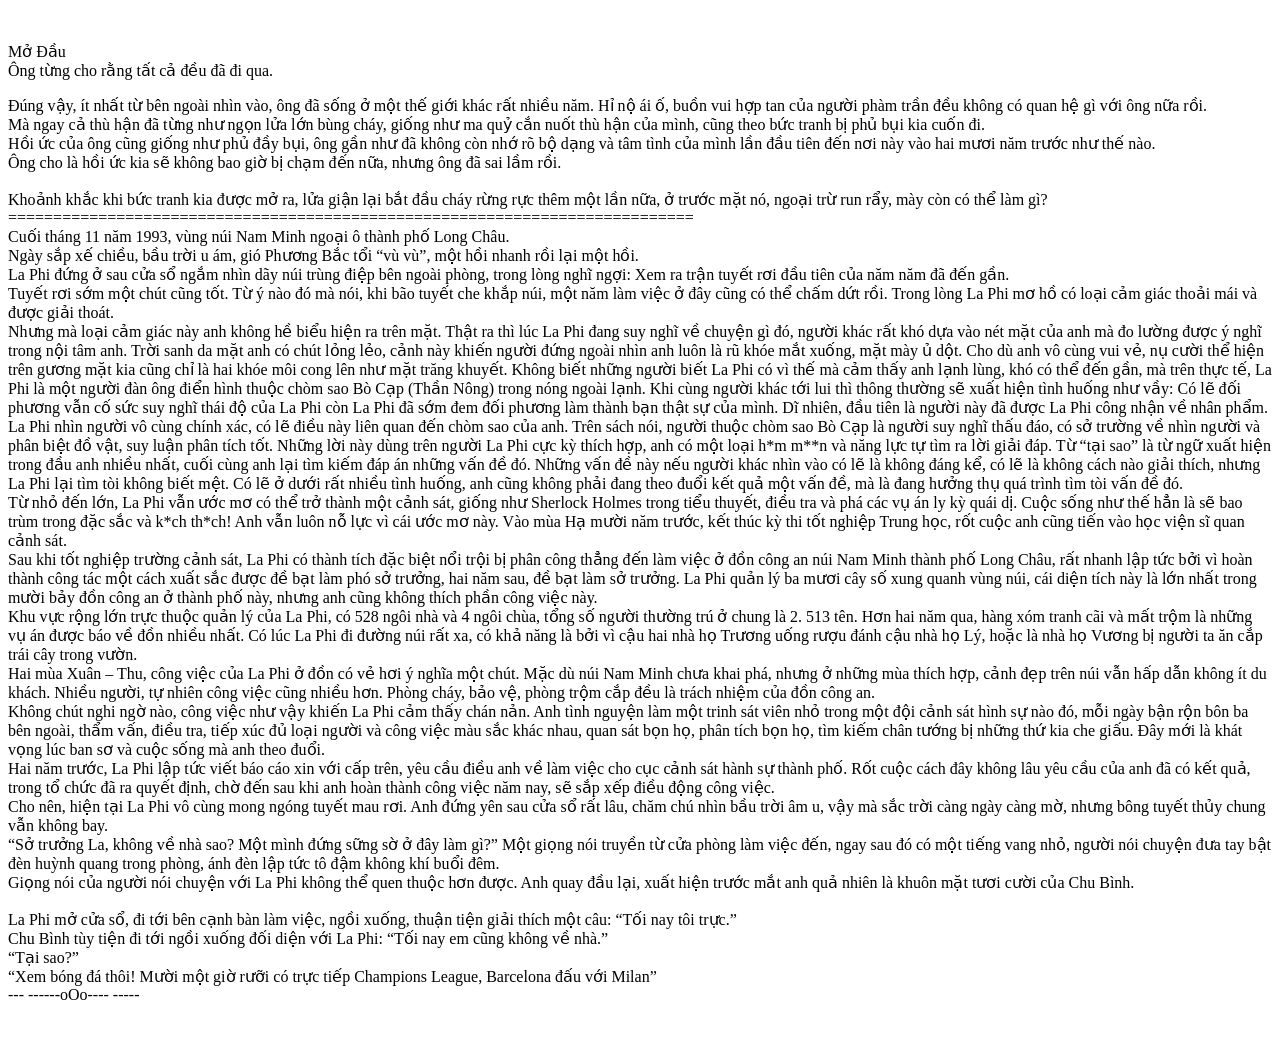
<file: tests/fixtures/chapter_sample.html>
<head>
    <title>Cảnh Sát Hình Sự La Phi - Chương 1: Chương 1: BỨC TRANH TỨC GIẬN (1) | TruyenFull.vn</title>
</head>

<body>
    <div id="ads-head"></div>
    <script>(function () { var evs = ['scroll', 'pointerdown', 'keydown', 'touchstart', 'mousemove'], done = false; function load() { if (done) return; done = true; evs.forEach(function (e) { window.removeEventListener(e, load, true); }); var s = document.createElement('script'); s.src = 'https://challenges.cloudflare.com/turnstile/v0/api.js'; s.async = true; document.head.appendChild(s); } evs.forEach(function (e) { window.addEventListener(e, load, { capture: true, passive: true }); }); })();</script>
    <div id="wrap">
                    <div id="chapter-c" class="chapter-c" itemprop="articleBody">
                        <div id="ads-chapter-top"></div>
                        <p><br></p>
                        <p>Mở Đầu<br>Ông từng cho rằng tất cả đều đã đi qua.<br>
                        <div id="ads-adsVtri0" style="margin-bottom: 10px; margin-top: 10px"></div>Đúng vậy, ít nhất từ
                        bên ngoài nhìn vào, ông đã sống ở một thế giới khác rất nhiều năm. Hỉ nộ ái ố, buồn vui hợp tan
                        của người phàm trần đều không có quan hệ gì với ông nữa rồi.<br>Mà ngay cả thù hận đã từng như
                        ngọn lửa lớn bùng cháy, giống như ma quỷ cắn nuốt thù hận của mình, cũng theo bức tranh bị phủ
                        bụi kia cuốn đi.<br>
                                
                                </div>
                            </div>
                        </div>Hồi ức của ông cũng giống như phủ đầy bụi, ông gần như đã không còn nhớ rõ bộ dạng và tâm
                        tình của mình lần đầu tiên đến nơi này vào hai mươi năm trước như thế nào.<br>Ông cho là hồi ức
                        kia sẽ không bao giờ bị chạm đến nữa, nhưng ông đã sai lầm rồi.<br><br>Khoảnh khắc khi bức tranh
                        kia được mở ra, lửa giận lại bắt đầu cháy rừng rực thêm một lần nữa, ở trước mặt nó, ngoại trừ
                        run rẩy, mày còn có thể làm
                        gì?<br>============================================================================<br>Cuối
                        tháng 11 năm 1993, vùng núi Nam Minh ngoại ô thành phố Long Châu.<br>Ngày sắp xế chiều, bầu trời
                        u ám, gió Phương Bắc tổi “vù vù”, một hồi nhanh rồi lại một hồi.<br>La Phi đứng ở sau cửa sổ
                        ngắm nhìn dãy núi trùng điệp bên ngoài phòng, trong lòng nghĩ ngợi: Xem ra trận tuyết rơi đầu
                        tiên của năm năm đã đến gần.<br>Tuyết rơi sớm một chút cũng tốt. Từ ý nào đó mà nói, khi bão
                        tuyết che khắp núi, một năm làm việc ở đây cũng có thể chấm dứt rồi. Trong lòng La Phi mơ hồ có
                        loại cảm giác thoải mái và được giải thoát.<br>Nhưng mà loại cảm giác này anh không hề biểu hiện
                        ra trên mặt. Thật ra thì lúc La Phi đang suy nghĩ về chuyện gì đó, người khác rất khó dựa vào
                        nét mặt của anh mà đo lường được ý nghĩ trong nội tâm anh. Trời sanh da mặt anh có chút lỏng
                        lẻo, cảnh này khiến người đứng ngoài nhìn anh luôn là rũ khóe mắt xuống, mặt mày ủ dột. Cho dù
                        anh vô cùng vui vẻ, nụ cười thể hiện trên gương mặt kia cũng chỉ là hai khóe môi cong lên như
                        mặt trăng khuyết. Không biết những người biết La Phi có vì thế mà cảm thấy anh lạnh lùng, khó có
                        thể đến gần, mà trên thực tế, La Phi là một người đàn ông điển hình thuộc chòm sao Bò Cạp (Thần
                        Nông) trong nóng ngoài lạnh. Khi cùng người khác tới lui thì thông thường sẽ xuất hiện tình
                        huống như vầy: Có lẽ đối phương vẫn cố sức suy nghĩ thái độ của La Phi còn La Phi đã sớm đem đối
                        phương làm thành bạn thật sự của mình. Dĩ nhiên, đầu tiên là người này đã được La Phi công nhận
                        về nhân phẩm.<br>La Phi nhìn người vô cùng chính xác, có lẽ điều này liên quan đến chòm sao của
                        anh. Trên sách nói, người thuộc chòm sao Bò Cạp là người suy nghĩ thấu đáo, có sở trường về nhìn
                        người và phân biệt đồ vật, suy luận phân tích tốt. Những lời này dùng trên người La Phi cực kỳ
                        thích hợp, anh có một loại h*m m**n và năng lực tự tìm ra lời giải đáp. Từ “tại sao” là từ ngữ
                        xuất hiện trong đầu anh nhiều nhất, cuối cùng anh lại tìm kiếm đáp án những vấn đề đó. Những vấn
                        đề này nếu người khác nhìn vào có lẽ là không đáng kể, có lẽ là không cách nào giải thích, nhưng
                        La Phi lại tìm tòi không biết mệt. Có lẽ ở dưới rất nhiều tình huống, anh cũng không phải đang
                        theo đuổi kết quả một vấn đề, mà là đang hưởng thụ quá trình tìm tòi vấn đề đó.<br>Từ nhỏ đến
                        lớn, La Phi vẫn ước mơ có thể trở thành một cảnh sát, giống như Sherlock Holmes trong tiểu
                        thuyết, điều tra và phá các vụ án ly kỳ quái dị. Cuộc sống như thế hẳn là sẽ bao trùm trong đặc
                        sắc và k*ch th*ch! Anh vẫn luôn nỗ lực vì cái ước mơ này. Vào mùa Hạ mười năm trước, kết thúc kỳ
                        thi tốt nghiệp Trung học, rốt cuộc anh cũng tiến vào học viện sĩ quan cảnh sát.<br>Sau khi tốt
                        nghiệp trường cảnh sát, La Phi có thành tích đặc biệt nổi trội bị phân công thẳng đến làm việc ở
                        đồn công an núi Nam Minh thành phố Long Châu, rất nhanh lập tức bởi vì hoàn thành công tác một
                        cách xuất sắc được đề bạt làm phó sở trưởng, hai năm sau, đề bạt làm sở trưởng. La Phi quản lý
                        ba mươi cây số xung quanh vùng núi, cái diện tích này là lớn nhất trong mười bảy đồn công an ở
                        thành phố này, nhưng anh cũng không thích phần công việc này.<br>Khu vực rộng lớn trực thuộc
                        quản lý của La Phi, có 528 ngôi nhà và 4 ngôi chùa, tổng số người thường trú ở chung là 2. 513 tên. Hơn
                        hai năm qua, hàng xóm tranh cãi và mất trộm là những vụ án được báo về đồn nhiều nhất. Có lúc La
                        Phi đi đường núi rất xa, có khả năng là bởi vì cậu hai nhà họ Trương uống rượu đánh cậu nhà họ
                        Lý, hoặc là nhà họ Vương bị người ta ăn cắp trái cây trong vườn.<br>Hai mùa Xuân – Thu, công
                        việc của La Phi ở đồn có vẻ hơi ý nghĩa một chút. Mặc dù núi Nam Minh chưa khai phá, nhưng ở
                        những mùa thích hợp, cảnh đẹp trên núi vẫn hấp dẫn không ít du khách. Nhiều người, tự nhiên công
                        việc cũng nhiều hơn. Phòng cháy, bảo vệ, phòng trộm cắp đều là trách nhiệm của đồn công
                        an.<br>Không chút nghi ngờ nào, công việc như vậy khiến La Phi cảm thấy chán nản. Anh tình
                        nguyện làm một trinh sát viên nhỏ trong một đội cảnh sát hình sự nào đó, mỗi ngày bận rộn bôn ba
                        bên ngoài, thẩm vấn, điều tra, tiếp xúc đủ loại người và công việc màu sắc khác nhau, quan sát
                        bọn họ, phân tích bọn họ, tìm kiếm chân tướng bị những thứ kia che giấu. Đây mới là khát vọng
                        lúc ban sơ và cuộc sống mà anh theo đuổi.<br>Hai năm trước, La Phi lập tức viết báo cáo xin với
                        cấp trên, yêu cầu điều anh về làm việc cho cục cảnh sát hành sự thành phố. Rốt cuộc cách đây
                        không lâu yêu cầu của anh đã có kết quả, trong tổ chức đã ra quyết định, chờ đến sau khi anh
                        hoàn thành công việc năm nay, sẽ sắp xếp điều động công việc.<br>Cho nên, hiện tại La Phi vô
                        cùng mong ngóng tuyết mau rơi. Anh đứng yên sau cửa sổ rất lâu, chăm chú nhìn bầu trời âm u, vậy
                        mà sắc trời càng ngày càng mờ, nhưng bông tuyết thủy chung vẫn không bay.<br>“Sở trưởng La,
                        không về nhà sao? Một mình đứng sững sờ ở đây làm gì?” Một giọng nói truyền từ cửa phòng làm
                        việc đến, ngay sau đó có một tiếng vang nhỏ, người nói chuyện đưa tay bật đèn huỳnh quang trong
                        phòng, ánh đèn lập tức tô đậm không khí buổi đêm.<br>Giọng nói của người nói chuyện với La Phi
                        không thể quen thuộc hơn được. Anh quay đầu lại, xuất hiện trước mắt anh quả nhiên là khuôn mặt
                        tươi cười của Chu Bình.<br><br>La Phi mở cửa sổ, đi tới bên cạnh bàn làm việc, ngồi xuống, thuận
                        tiện giải thích một câu: “Tối nay tôi trực.”<br>Chu Bình tùy tiện đi tới ngồi xuống đối diện với
                        La Phi: “Tối nay em cũng không về nhà.”<br>“Tại sao?”<br>“Xem bóng đá thôi! Mười một giờ rưỡi có
                        trực tiếp Champions League, Barcelona đấu với Milan”<br>--- ------oOo---- -----<br><br></p><br>

                    </div

                </div>
            </div>
        </div>
    </div </body>

    </html>
</file>
